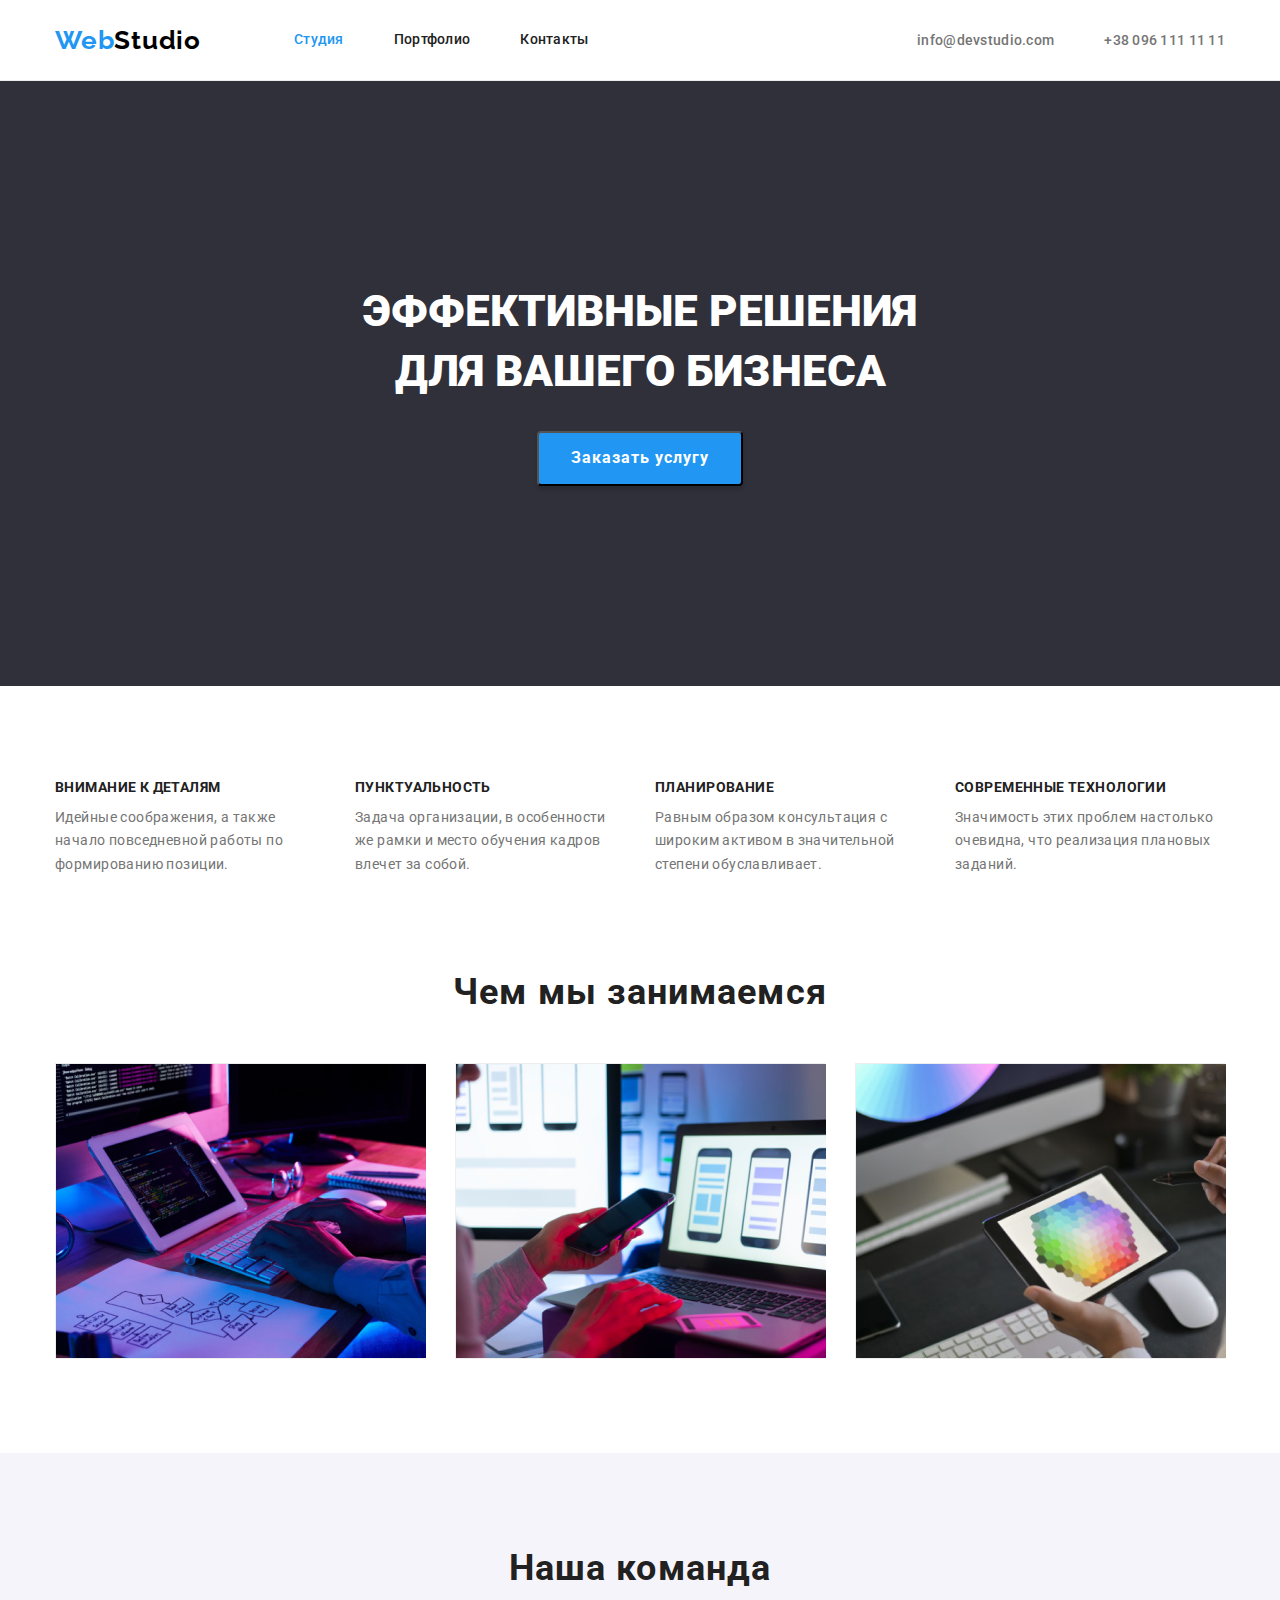
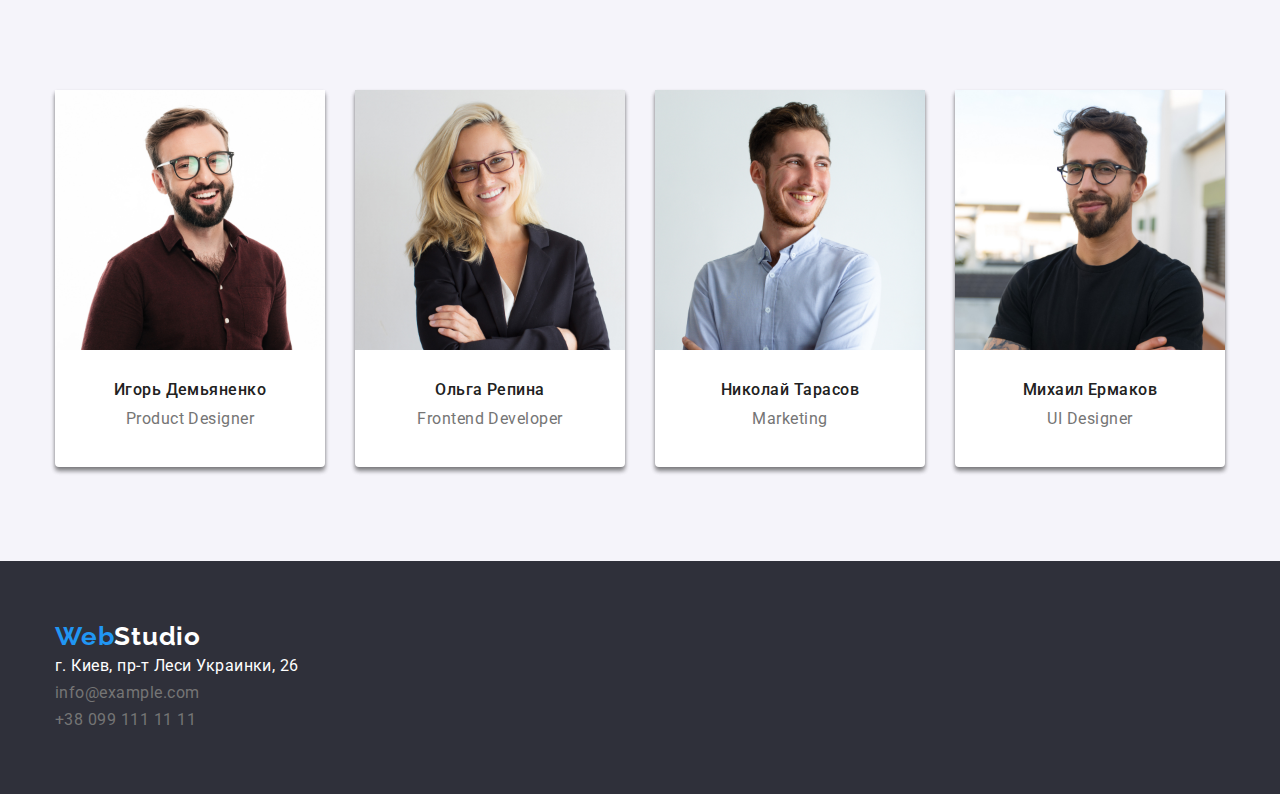
<file: index.html>
<!DOCTYPE html>
<html lang="ru">
  <head>
    <meta charset="UTF-8" />
    <meta http-equiv="X-UA-Compatible" content="IE=edge" />
    <meta name="viewport" content="width=<device-width>, initial-scale=1.0" />
    <title>Document</title>
    <link rel="preconnect" href="https://fonts.googleapis.com" />
    <link rel="preconnect" href="https://fonts.gstatic.com" crossorigin />
    <link
      href="https://fonts.googleapis.com/css2?family=Raleway:wght@700&family=Roboto:wght@400;500;700;900&display=swap"
      rel="stylesheet"
    />
    <link
      rel="stylesheet"
      href="https://cdn.jsdelivr.net/npm/modern-normalize@1.1.0/modern-normalize.min.css"
    />
    <link rel="stylesheet" href="./css/style.css" />
  </head>
  <body>
    <!--HEADER-->
    <header class="main-header">
      <div class="container main-header-container">
        <nav class="navigation">
          <a class="link logo" href="" lang="en"
            >Web<span class="logo-title">Studio</span></a
          >
          <ul class="menu list">
            <li class="menu-item">
              <a class="menu-link link current" href="./index.html">Студия</a>
            </li>
            <li class="menu-item">
              <a class="menu-link link" href="./portfolio.html">Портфолио</a>
            </li>
            <li class="menu-item">
              <a class="menu-link link" href="">Контакты</a>
            </li>
          </ul>
        </nav>
        <ul class="list navigation list-contacts">
          <li class="menu-item">
            <a class="contacts link" href="mailto:info@devstudio.com"
              >info@devstudio.com</a
            >
          </li>
          <li class="menu-item">
            <a class="contacts link" href="tel:+380961111111"
              >+38 096 111 11 11</a
            >
          </li>
        </ul>
      </div>
    </header>
    <main>
      <!--HERO-->
      <section class="hero">
        <div class="container">
          <h1 class="main-title">Эффективные решения для вашего бизнеса</h1>
          <button class="modal-btn" type="button">Заказать услугу</button>
        </div>
      </section>
      <!--ABOUT-->
      <section class="section-main">
        <div class="container">
          <h2 hidden>Наши приемущества</h2>
          <ul class="list flex-list">
            <li class="flex-element-link">
              <div class="flex-element-item">
                <h3 class="section-title">Внимание к деталям</h3>
                <p class="description-menu">
                  Идейные соображения, а также начало повседневной работы по
                  формированию позиции.
                </p>
              </div>
            </li>
            <li class="flex-element-link">
              <div class="flex-element-item">
                <h3 class="section-title">Пунктуальность</h3>
                <p class="description-menu">
                  Задача организации, в особенности же рамки и место обучения
                  кадров влечет за собой.
                </p>
              </div>
            </li>
            <li class="flex-element-link">
              <div class="flex-element-item">
                <h3 class="section-title">Планирование</h3>
                <p class="description-menu">
                  Равным образом консультация с широким активом в значительной
                  степени обуславливает.
                </p>
              </div>
            </li>
            <li class="flex-element-link">
              <div class="flex-element-item">
                <h3 class="section-title">Современные технологии</h3>
                <p class="description-menu">
                  Значимость этих проблем настолько очевидна, что реализация
                  плановых заданий.
                </p>
              </div>
            </li>
          </ul>
        </div>
      </section>
      <section class="section">
        <div class="container">
          <h2 class="list-header">Чем мы занимаемся</h2>
          <ul class="list flex-container">
            <li class="flex-element">
              <img
                src="./images/work/work1.jpg"
                alt="Вариант 1"
                width="370"
                height="294"
              />
            </li>
            <li class="flex-element">
              <img
                src="./images/work/work2.jpg"
                alt="Вариант 2"
                width="370"
                height="294"
              />
            </li>
            <li class="flex-element">
              <img
                src="./images/work/work3.jpg"
                alt="Вариант 3"
                width="370"
                height="294"
              />
            </li>
          </ul>
        </div>
      </section>
      <!--TEAM-->
      <section class="section container-team">
        <div class="container">
          <h2 class="list-header">Наша команда</h2>
          <ul class="list flex-container-list">
            <li class="flex-element-list">
              <img
                src="./images/employers/product-designer.jpg"
                alt="Фото 1"
                width="270"
                height="260"
              />
              <div class="text-box">
                <h3 class="subtitle">Игорь Демьяненко</h3>
                <p class="section-description about" lang="en">
                  Product Designer
                </p>
              </div>
            </li>
            <li class="flex-element-list">
              <img
                src="./images/employers/frontend-developer.jpg"
                alt="Фото 2"
                width="270"
                height="260"
              />
              <div class="text-box">
                <h3 class="subtitle">Ольга Репина</h3>
                <p class="section-description about" lang="en">
                  Frontend Developer
                </p>
              </div>
            </li>
            <li class="flex-element-list">
              <img
                src="./images/employers/marketing.jpg"
                alt="Фото 3"
                width="270"
                height="260"
              />
              <div class="text-box">
                <h3 class="subtitle">Николай Тарасов</h3>
                <p class="section-description about" lang="en">Marketing</p>
              </div>
            </li>
            <li class="flex-element-list">
              <img
                src="./images/employers/ui-designer.jpg"
                alt="Фото 4"
                width="270"
                height="260"
              />
              <div class="text-box">
                <h3 class="subtitle">Михаил Ермаков</h3>
                <p class="section-description about" lang="en">UI Designer</p>
              </div>
            </li>
          </ul>
        </div>
      </section>
    </main>
    <footer class="bottom">
      <div class="container">
        <address>
          <a class="link logo logo-footer" href="" lang="en"
            >Web<span class="logo-title-white">Studio</span></a
          >
          <ul class="list">
            <li>
              <a
                class="link section-description section-description-black logo-footer"
                href="https://goo.gl/maps/r5gBS1qjFHv6yzp58"
                target="_blank"
                rel="noopener noreferrer"
                >г. Киев, пр-т Леси Украинки, 26</a
              >
            </li>
            <li>
              <a
                class="link section-description logo-footer"
                href="mailto:info@example.com"
                >info@example.com</a
              >
            </li>
            <li>
              <a
                class="link section-description logo-footer"
                href="tel:+380991111111"
                >+38 099 111 11 11</a
              >
            </li>
          </ul>
        </address>
      </div>
    </footer>
  </body>
</html>
</file>
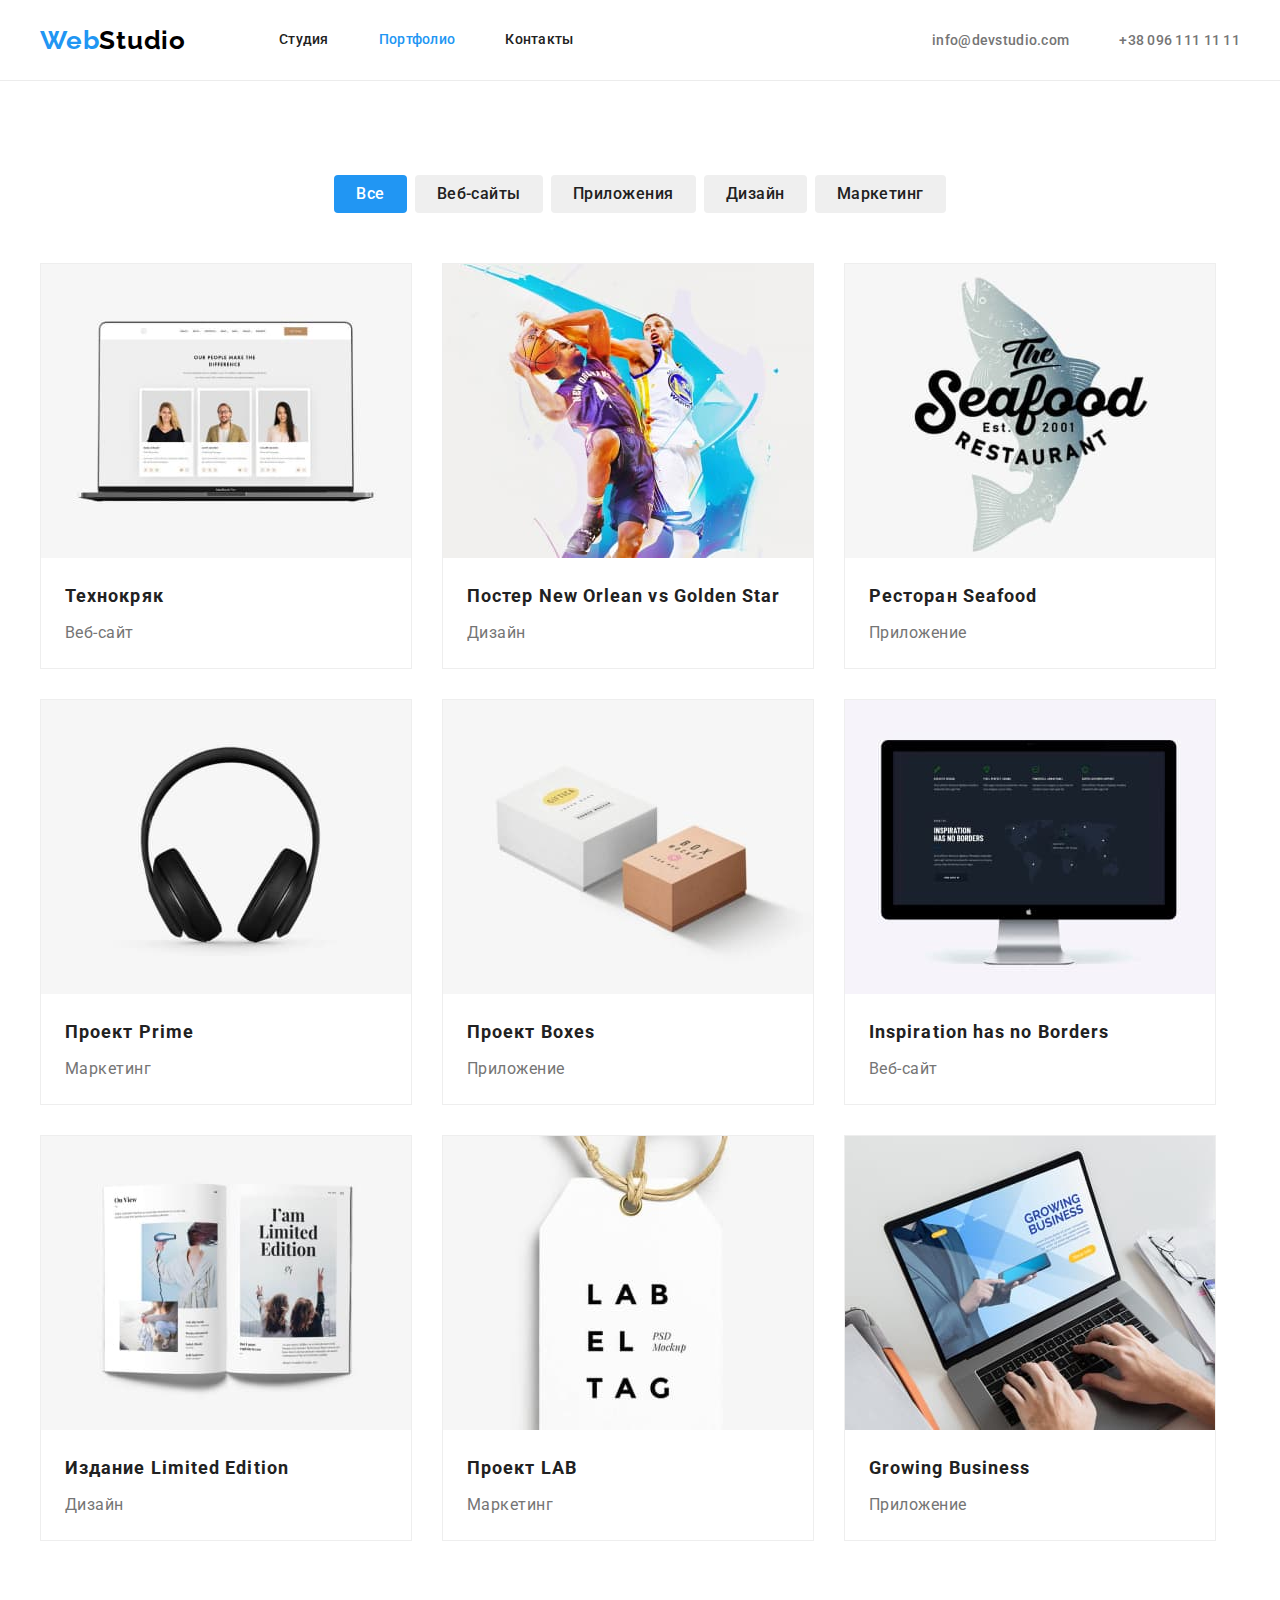
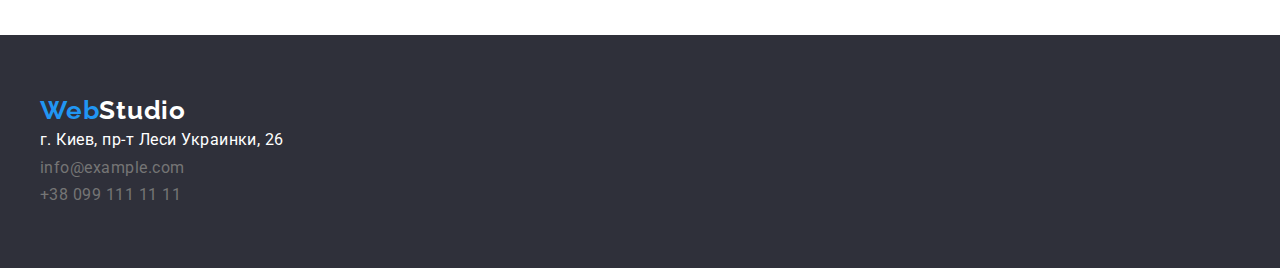
<file: portfolio.html>
<!DOCTYPE html>
<html lang="ru">
  <head>
    <meta charset="UTF-8" />
    <meta http-equiv="X-UA-Compatible" content="IE=edge" />
    <meta name="viewport" content="width=<device-width>, initial-scale=1.0" />
    <title>Document</title>
    <link rel="preconnect" href="https://fonts.googleapis.com" />
    <link rel="preconnect" href="https://fonts.gstatic.com" crossorigin />
    <link
      href="https://fonts.googleapis.com/css2?family=Raleway:wght@700&family=Roboto:wght@400;500;700;900&display=swap"
      rel="stylesheet"
    />
    <link rel="stylesheet" href="./css/style.css" />
  </head>
  <body>
    <!--HEADER-->
    <header class="main-header">
      <div class="container main-header-container">
        <nav class="navigation">
          <a class="link logo" href="" lang="en"
            >Web<span class="logo-title">Studio</span></a
          >
          <ul class="menu list site-nav">
            <li class="menu-item">
              <a class="menu-link link" href="./index.html">Студия</a>
            </li>
            <li class="menu-item">
              <a class="menu-link link current" href="./portfolio.html"
                >Портфолио</a
              >
            </li>
            <li class="menu-item">
              <a class="menu-link link" href="">Контакты</a>
            </li>
          </ul>
        </nav>
        <ul class="list site-nav">
          <li class="menu-item">
            <a class="contacts link" href="mailto:info@devstudio.com"
              >info@devstudio.com</a
            >
          </li>
          <li class="menu-item">
            <a class="contacts link" href="tel:+380961111111"
              >+38 096 111 11 11</a
            >
          </li>
        </ul>
      </div>
    </header>
    <main>
      <section class="section">
        <h1 hidden>Портфолио</h1>
        <div class="menu-container">
          <ul class="list flex-list">
            <li class="flex-item">
              <button type="button" class="btn-active current-1">Все</button>
            </li>
            <li class="flex-item">
              <button type="button" class="btn-active">Веб-сайты</button>
            </li>
            <li class="flex-item">
              <button type="button" class="btn-active">Приложения</button>
            </li>
            <li class="flex-item">
              <button type="button" class="btn-active">Дизайн</button>
            </li>
            <li class="flex-item">
              <button type="button" class="btn-active">Маркетинг</button>
            </li>
          </ul>
        </div>

        <div class="container">
          <ul class="list flex-container">
            <li class="flex-element">
              <img
                src="./images/portfolio/project1.jpg"
                alt="Технокряк"
                width="370"
                height="294"
              />
              <div class="portfolio-text">
                <h2 class="list-title">Технокряк</h2>
                <p class="list-description">Веб-сайт</p>
              </div>
            </li>
            <li class="flex-element">
              <img
                src="./images/portfolio/project2.jpg"
                alt="Постер"
                width="370"
                height="294"
              />
              <div class="portfolio-text">
                <h2 class="list-title">
                  Постер <span lang="en">New Orlean vs Golden Star</span>
                </h2>
                <p class="list-description">Дизайн</p>
              </div>
            </li>
            <li class="flex-element">
              <img
                src="./images/portfolio/project3.jpg"
                alt="Ресторан"
                width="370"
                height="294"
              />
              <div class="portfolio-text">
                <h2 class="list-title">
                  Ресторан<span lang="en"> Seafood</span>
                </h2>
                <p class="list-description">Приложение</p>
              </div>
            </li>
            <li class="flex-element">
              <img
                src="./images/portfolio/project4.jpg"
                alt="Наушники"
                width="370"
                height="294"
              />
              <div class="portfolio-text">
                <h2 class="list-title">Проект <span lang="en">Prime</span></h2>
                <p class="list-description">Маркетинг</p>
              </div>
            </li>
            <li class="flex-element">
              <img
                src="./images/portfolio/project5.jpg"
                alt="Коробочки"
                width="370"
                height="294"
              />
              <div class="portfolio-text">
                <h2 class="list-title">Проект <span lang="en">Boxes</span></h2>
                <p class="list-description">Приложение</p>
              </div>
            </li>
            <li class="flex-element">
              <img
                src="./images/portfolio/project6.jpg"
                alt="Монитор"
                width="370"
                height="294"
              />
              <div class="portfolio-text">
                <h2 class="list-title" lang="en">Inspiration has no Borders</h2>
                <p class="list-description">Веб-сайт</p>
              </div>
            </li>
            <li class="flex-element">
              <img
                src="./images/portfolio/project7.jpg"
                alt="Книга"
                width="370"
                height="294"
              />
              <div class="portfolio-text">
                <h2 class="list-title">
                  Издание<span lang="en"> Limited Edition</span>
                </h2>
                <p class="list-description">Дизайн</p>
              </div>
            </li>
            <li class="flex-element">
              <img
                src="./images/portfolio/project8.jpg"
                alt="Бирка"
                width="370"
                height="294"
              />
              <div class="portfolio-text">
                <h2 class="list-title">Проект <span lang="en">LAB</span></h2>
                <p class="list-description">Маркетинг</p>
              </div>
            </li>
            <li class="flex-element">
              <img
                src="./images/portfolio/project9.jpg"
                alt="Ноутбук"
                width="370"
                height="294"
              />
              <div class="portfolio-text">
                <h2 lang="en" class="list-title">Growing Business</h2>
                <p class="list-description">Приложение</p>
              </div>
            </li>
          </ul>
        </div>
      </section>
    </main>
    <footer class="bottom">
      <div class="container">
        <address>
          <a class="link logo logo-footer" href="" lang="en"
            >Web<span class="logo-title-white">Studio</span></a
          >
          <ul class="list">
            <li class="logo-list">
              <a
                class="link section-description section-description-black logo-footer"
                href="https://goo.gl/maps/r5gBS1qjFHv6yzp58"
                target="_blank"
                rel="noopener noreferrer"
                >г. Киев, пр-т Леси Украинки, 26</a
              >
            </li>
            <li>
              <a
                class="link section-description logo-footer"
                href="mailto:info@example.com"
                >info@example.com</a
              >
            </li>
            <li>
              <a
                class="link section-description logo-footer"
                href="tel:+380991111111"
                >+38 099 111 11 11</a
              >
            </li>
          </ul>
        </address>
      </div>
    </footer>
  </body>
</html>
</file>
<file: css/style.css>
:root {
  --accent-color: #2196f3;
  --primary-font: "Roboto", sans-serif;
  --secondary-font: "Raleway", sans-serif;
  --primary-text-color: #212121;
  --accent-color-logo: #2196f3;
  --secondary-color: #ffffff;
  --contacts-color: #757575;
}
h1,
h2,
h3,
h4,
p {
  margin-top: 0;
  margin-bottom: 0;
}
ul,
ol {
  margin-top: 0;
  margin-bottom: 0;
  padding-left: 0;
}
img {
  display: block;
}
button {
  cursor: pointer;
}
.list {
  list-style: none;
}
.link {
  text-decoration: none;
}
body {
  margin: 0;
  font-family: var(--primary-font);
  font-size: 14px;
  color: var(--primary-text-color);
}
.container {
  width: 1200px;
  margin-left: auto;
  margin-right: auto;
  padding-left: 15px;
  padding-right: 15px;
}
.section {
  padding-top: 94px;
  padding-bottom: 94px;
}
.main-header {
  border-bottom: 1px solid #ececec;
}
.main-header-container {
  display: flex;
  align-items: center;
}
.navigation {
  display: flex;
  align-items: center;
}
.list-contacts {
  margin-left: auto;
}
.menu {
  display: flex;
  align-items: center;
}
.logo {
  font-family: var(--secondary-font);
  font-style: normal;
  font-weight: 700;
  font-size: 26px;
  line-height: 1.19;
  letter-spacing: 0.03em;
  color: var(--accent-color-logo);
  margin-right: 93px;
}
.site-nav {
  display: flex;
  margin-left: auto;
}
.menu-item:not(:last-child) {
  margin-right: 50px;
}
.menu-link {
  padding: 32px 0;
  display: block;
  font-weight: 500;
  font-size: 14px;
  line-height: 1.14;
  letter-spacing: 0.02em;
  color: var(--primary-text-color);
}
.menu-link:hover,
.menu-link:focus,
.contacts:hover,
.contacts:focus {
  color: var(--accent-color);
}
.contacts {
  padding: 32px 0;
  font-weight: 500;
  line-height: 1.14;
  letter-spacing: 0.02em;
  color: var(--contacts-color);
}
.hero {
  padding: 200px 0;
  background: #2f303a;
  max-width: 1600px;
  margin-left: auto;
  margin-right: auto;
}
.main-title {
  font-family: var(--primary-font);
  font-style: normal;
  font-weight: 900;
  max-width: 650px;
  font-size: 44px;
  line-height: 1.37;
  text-align: center;
  margin: 0 auto;
  text-transform: uppercase;
  color: var(--secondary-color);
  margin-bottom: 30px;
}
.modal-btn {
  padding-top: 10px;
  padding-bottom: 10px;
  padding-left: 32px;
  padding-right: 32px;
  font-family: inherit;
  font-weight: 700;
  font-size: 16px;
  line-height: 1.88;
  display: block;
  margin: 0 auto;
  letter-spacing: 0.06em;
  color: var(--secondary-color);
  background: var(--accent-color);
  box-shadow: 0px 4px 4px rgba(0, 0, 0, 0.15);
  border-radius: 4px;
}
.modal-btn:hover,
.modal-btn:focus {
  background: #188ce8;
}
.container-team {
  background-color: #f5f4fa;
}
.list-header {
  font-weight: 700;
  font-size: 36px;
  line-height: 1.17;
  letter-spacing: 0.03em;
  text-align: center;
}
.section-main {
  padding-top: 94px;
}
.section-title {
  font-family: var(--primary-font);
  font-style: normal;
  font-weight: 700;
  font-size: 14px;
  line-height: 1.14;
  letter-spacing: 0.03em;
  text-transform: uppercase;
  color: var(--primary-text-color);
  margin-bottom: 10px;
}
.section-description {
  font-family: var(--primary-font);
  font-weight: 400;
  font-style: normal;
  font-size: 16px;
  line-height: 1.71;
  letter-spacing: 0.03em;
  color: var(--contacts-color);
  margin-bottom: 9px;
}
.description-menu {
  font-family: var(--primary-font);
  font-style: normal;
  font-weight: 400;
  font-size: 14px;
  line-height: 1.71;
  letter-spacing: 0.03em;
  color: var(--contacts-color);
}
.section-description-black {
  color: var(--secondary-color);
  font-style: normal;
}
.bottom {
  background: #2f303a;
  justify-content: flex-start;
  padding-top: 60px;
  padding-bottom: 60px;
}
.subtitle {
  font-style: normal;
  font-weight: 500;
  font-size: 16px;
  line-height: 1.19;
  text-align: center;
  letter-spacing: 0.03em;
  margin-bottom: 10px;
}
.about {
  line-height: 1.19;
  text-align: center;
}
.btn-active {
  font-family: inherit;
  font-weight: 500;
  font-size: 16px;
  border: none;
  padding: 6px 22px;
  line-height: 1.63;
  letter-spacing: 0.03em;
  color: var(--primary-text-color);
  border-radius: 4px;
}
button:hover,
button:focus {
  color: var(--secondary-color);
  background: var(--accent-color);
}
.logo-title {
  font-family: var(--secondary-font);
  font-style: normal;
  font-weight: 700;
  font-size: 26px;
  line-height: 1.19;
  letter-spacing: 0.03em;
  color: #000000;
}
.logo-title-white {
  font-family: var(--secondary-font);
  font-style: normal;
  font-weight: 700;
  font-size: 26px;
  line-height: 1.19;
  letter-spacing: 0.03em;
  color: #ffffff;
}
.logo-footer {
  margin-right: auto;
  margin-bottom: 20px;
}
.current {
  color: #2196f3;
}
.current-1 {
  background: var(--accent-color);
  color: var(--secondary-color);
}

.list-title {
  font-family: var(--primary-font);
  font-style: normal;
  font-weight: 700;
  font-size: 18px;
  line-height: 2;
  letter-spacing: 0.06em;
  color: var(--primary-text-color);
  margin-bottom: 4px;
}
.list-description {
  font-family: var(--primary-font);
  font-style: normal;
  font-weight: 400;
  font-size: 16px;
  line-height: 1.88;
  letter-spacing: 0.03em;
  color: var(--contacts-color);
}
.menu-container {
}
.flex-list {
  display: flex;
  flex-wrap: nowrap;
  justify-content: center;
}
.flex-item {
  margin-right: 8px;
}
.flex-item:last-child {
  margin-right: 0;
}
.flex-container {
  display: flex;
  flex-wrap: wrap;
  margin-top: 50px;
}
.flex-element {
  width: 370px;
  margin-right: 30px;
  margin-bottom: 30px;
  background: #ffffff;
  border: 1px solid #eeeeee;
}
.flex-element:nth-child(3n) {
  margin-right: 0;
}
.flex-element:nth-last-child(-n + 3) {
  margin-bottom: 0;
}
.flex-element-item {
  display: block;
  text-align: start;
}
.flex-element-link {
  width: 270px;
  margin-right: 30px;
}
.flex-element-link:nth-child(4n) {
  margin-right: 0;
}
.header {
  display: flex;
}
.logo-list {
  margin-right: auto;
}
.flex-container-list {
  display: flex;
  flex-wrap: nowrap;
  margin-top: 50px;
}
.flex-element-list {
  background-color: #fff;
  width: 270px;
  margin-right: 30px;
  margin-top: 50px;
  box-shadow: 0px 4px 4px rgba(0, 0, 0, 0.25), 0px 4px 4px rgba(0, 0, 0, 0.25),
    0px 1px 3px rgba(0, 0, 0, 0.12);
  border-radius: 0px 0px 4px 4px;
}
.flex-element-list:nth-child(4n) {
  margin-right: 0;
}
.text-box {
  display: block;
  text-align: center;
  padding-top: 30px;
  padding-bottom: 30px;
}
.portfolio-text {
  padding-top: 20px;
  padding-bottom: 20px;
  padding-left: 24px;
}
</file>
